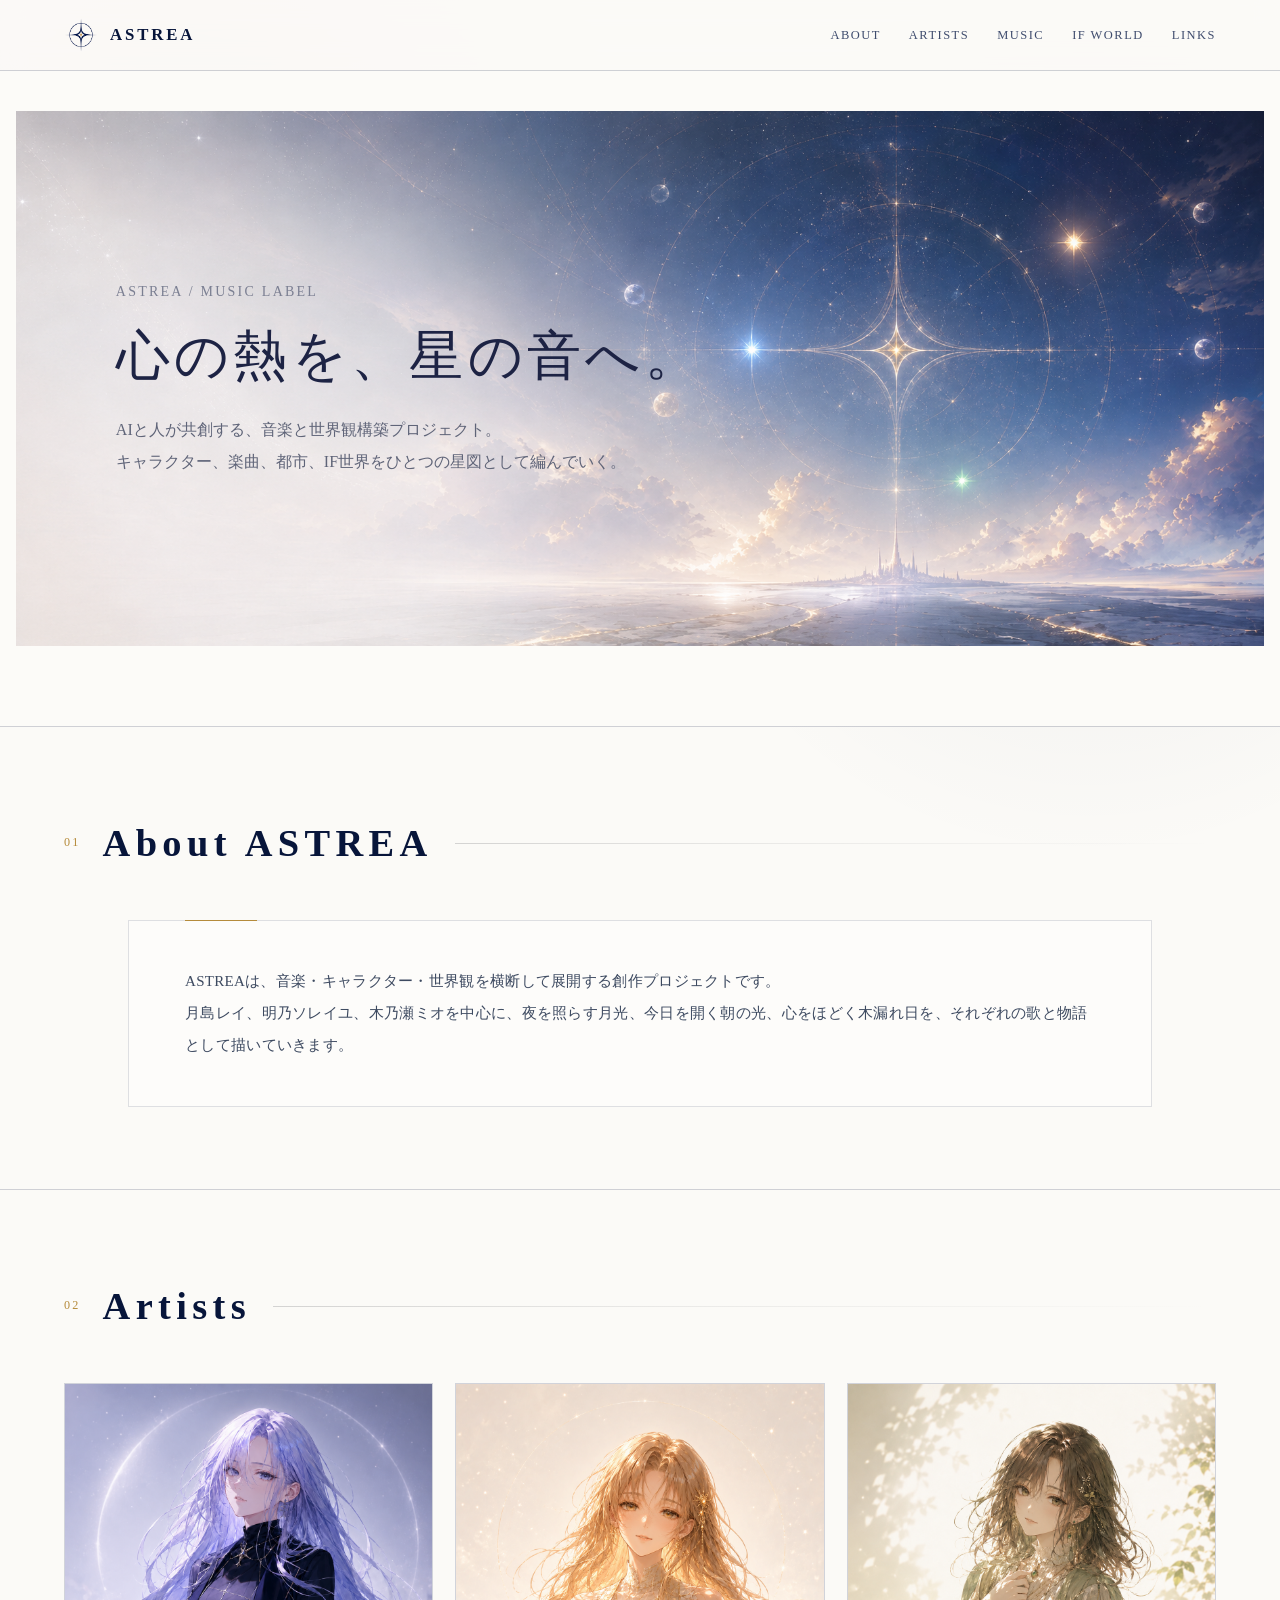
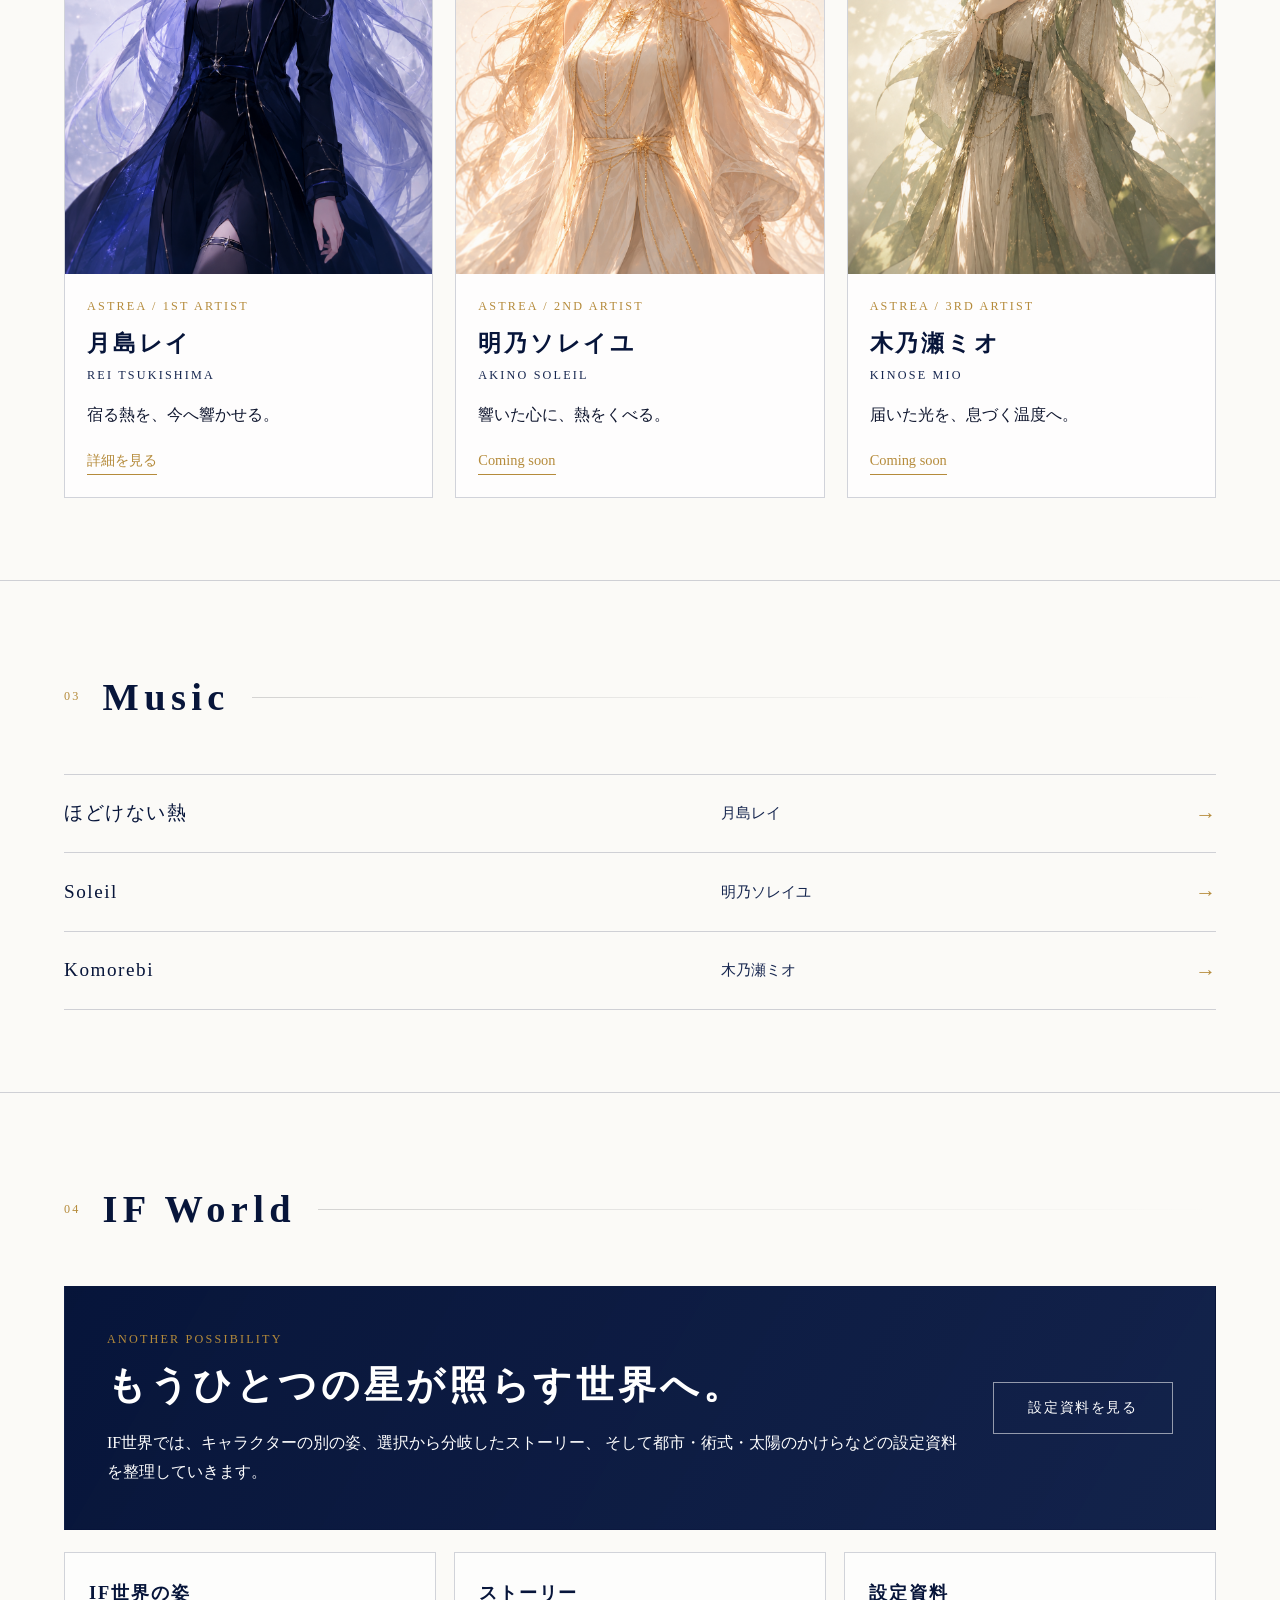
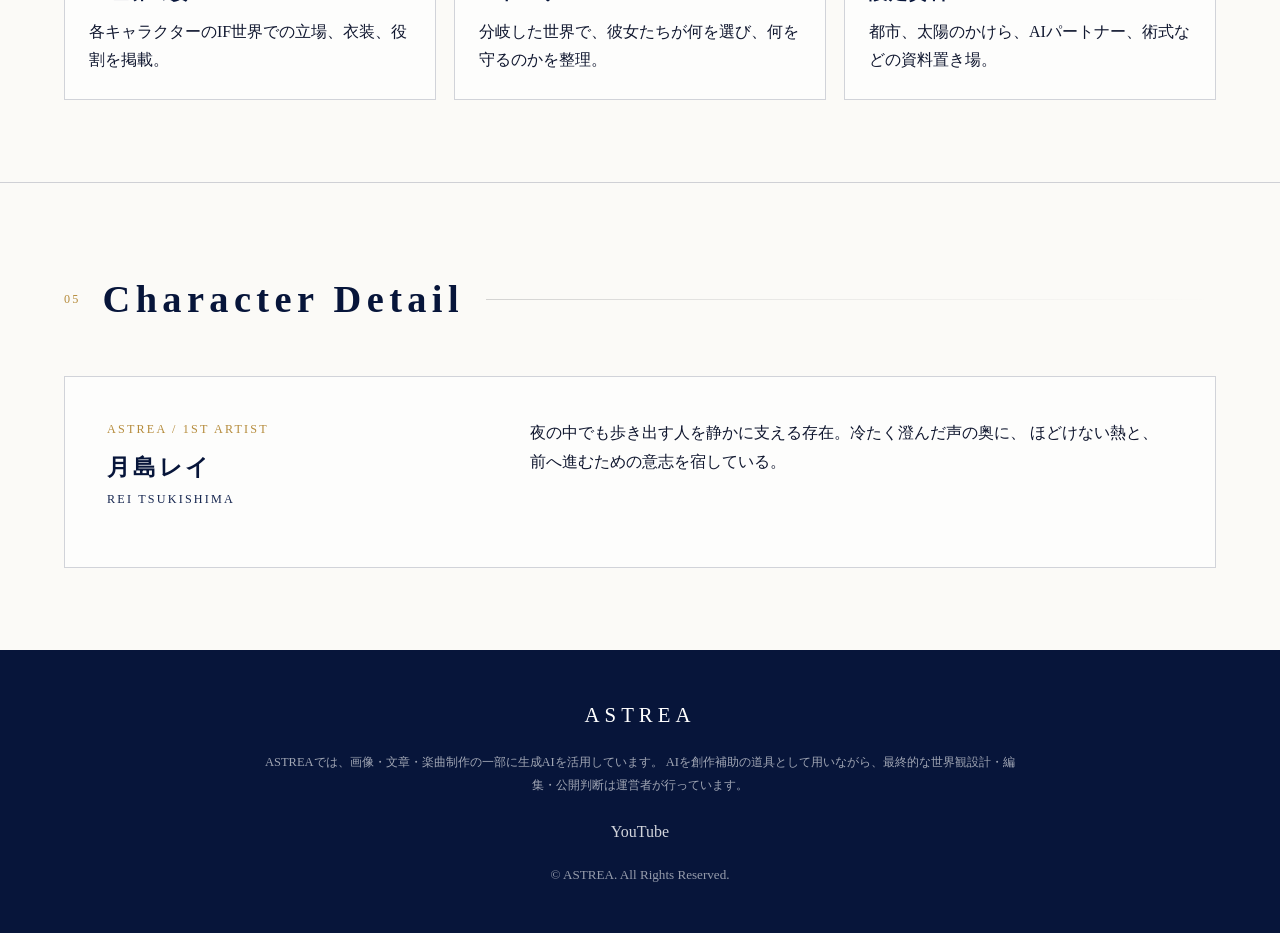
<file: index.html>
<!DOCTYPE html>
<html lang="ja">
<head>
  <meta charset="UTF-8" />
  <meta name="viewport" content="width=device-width, initial-scale=1.0" />
  <title>ASTREA Official Site</title>
  <meta name="description" content="ASTREA公式ホームページ。AIと人が共創する、物語性を持つ音楽プロジェクト。" />
  <link rel="stylesheet" href="style.css" />
</head>
<body>
  <header class="site-header">
    <a class="brand" href="#top" aria-label="ASTREA top">
      <img src="images/logo.png" alt="ASTREA logo" class="brand-logo" />
      <span class="brand-text">ASTREA</span>
    </a>
    <nav class="site-nav" aria-label="Main navigation">
      <a href="#about">About</a>
      <a href="#artists">Artists</a>
      <a href="#music">Music</a>
      <a href="#if-world">IF World</a>
      <a href="#links">Links</a>
    </nav>
  </header>

  <main id="top">
   <section class="hero">
  <div class="hero-visual">
    <img src="images/hero-astrea-main.png?v=20260515" alt="ASTREA main visual">

    <div class="hero-copy">
      <p class="hero-brand">ASTREA / MUSIC LABEL</p>
      <h1>心の熱を、星の音へ。</h1>
      <p class="hero-text">
        AIと人が共創する、音楽と世界観構築プロジェクト。<br>
        キャラクター、楽曲、都市、IF世界をひとつの星図として編んでいく。
      </p>
    </div>
  </div>
</section>

    <section id="about" class="section about">
      <div class="section-heading">
        <p class="section-number">01</p>
        <h2>About ASTREA</h2>
      </div>
<div class="brand-statement">
  <p>
    ASTREAは、音楽・キャラクター・世界観を横断して展開する創作プロジェクトです。<br>
    月島レイ、明乃ソレイユ、木乃瀬ミオを中心に、夜を照らす月光、今日を開く朝の光、心をほどく木漏れ日を、それぞれの歌と物語として描いていきます。
  </p>
</div>
    </section>

    <section id="artists" class="section">
      <div class="section-heading">
        <p class="section-number">02</p>
        <h2>Artists</h2>
      </div>

      <div class="artist-grid">
        <article class="artist-card">
          <img src="images/rei-card.png" alt="月島レイ" />
          <div class="artist-body">
            <p class="artist-role">ASTREA / 1st Artist</p>
            <h3>月島レイ</h3>
            <p class="roman">Rei Tsukishima</p>
            <p>宿る熱を、今へ響かせる。</p>
           <a class="text-link" href="characters/rei.html">詳細を見る</a>
          </div>
        </article>

        <article class="artist-card">
          <img src="images/soleil-card.png" alt="明乃ソレイユ" />
          <div class="artist-body">
            <p class="artist-role">ASTREA / 2nd Artist</p>
            <h3>明乃ソレイユ</h3>
            <p class="roman">Akino Soleil</p>
            <p>響いた心に、熱をくべる。</p>
            <a class="text-link" href="#soleil-detail">Coming soon</a>
          </div>
        </article>

        <article class="artist-card">
          <img src="images/mio-card.png" alt="木乃瀬ミオ" />
          <div class="artist-body">
            <p class="artist-role">ASTREA / 3rd Artist</p>
            <h3>木乃瀬ミオ</h3>
            <p class="roman">Kinose Mio</p>
            <p>届いた光を、息づく温度へ。</p>
            <a class="text-link" href="#mio-detail">Coming soon</a>
          </div>
        </article>
      </div>
    </section>

    <section id="music" class="section music-section">
      <div class="section-heading">
        <p class="section-number">03</p>
        <h2>Music</h2>
      </div>

      <div class="music-list">
        <a class="music-row" href="#" aria-label="Soleil">
          <span class="music-title">ほどけない熱</span>
          <span class="music-artist">月島レイ</span>
          <span class="arrow">→</span>
        </a>
        <a class="music-row" href="#" aria-label="Komorebi">
          <span class="music-title">Soleil</span>
          <span class="music-artist">明乃ソレイユ</span>
          <span class="arrow">→</span>
        </a>
        <a class="music-row" href="#" aria-label="Dawn Ember">
          <span class="music-title">Komorebi</span>
          <span class="music-artist">木乃瀬ミオ</span>
          <span class="arrow">→</span>
        </a>
      </div>
    </section>

    <section id="if-world" class="section if-world">
      <div class="section-heading">
        <p class="section-number">04</p>
        <h2>IF World</h2>
      </div>

      <div class="if-panel">
        <div>
          <p class="eyebrow">ANOTHER POSSIBILITY</p>
          <h3>もうひとつの星が照らす世界へ。</h3>
          <p>
            IF世界では、キャラクターの別の姿、選択から分岐したストーリー、
            そして都市・術式・太陽のかけらなどの設定資料を整理していきます。
          </p>
        </div>
        <a class="button" href="#settings">設定資料を見る</a>
      </div>

      <div class="if-grid">
        <article>
          <h4>IF世界の姿</h4>
          <p>各キャラクターのIF世界での立場、衣装、役割を掲載。</p>
        </article>
        <article>
          <h4>ストーリー</h4>
          <p>分岐した世界で、彼女たちが何を選び、何を守るのかを整理。</p>
        </article>
        <article id="settings">
          <h4>設定資料</h4>
          <p>都市、太陽のかけら、AIパートナー、術式などの資料置き場。</p>
        </article>
      </div>
    </section>

    <section class="section character-detail" id="rei-detail">
      <div class="section-heading">
        <p class="section-number">05</p>
        <h2>Character Detail</h2>
      </div>
      <div class="detail-panel">
        <div>
          <p class="artist-role">ASTREA / 1st Artist</p>
          <h3>月島レイ</h3>
          <p class="roman">Rei Tsukishima</p>
        </div>
        <p>
          夜の中でも歩き出す人を静かに支える存在。冷たく澄んだ声の奥に、
          ほどけない熱と、前へ進むための意志を宿している。
        </p>
      </div>
    </section>
  </main>

<footer id="links" class="site-footer">
  <p class="footer-brand">ASTREA</p>

  <p class="ai-note">
    ASTREAでは、画像・文章・楽曲制作の一部に生成AIを活用しています。
    AIを創作補助の道具として用いながら、最終的な世界観設計・編集・公開判断は運営者が行っています。
  </p>

  <div class="footer-links">
    <a href="https://www.youtube.com/@ASTREA_MusicLabel" target="_blank" rel="noopener noreferrer">YouTube</a>
  </div>

  <p class="copyright">© ASTREA. All Rights Reserved.</p>
</footer>
</body>
</html>
</file>
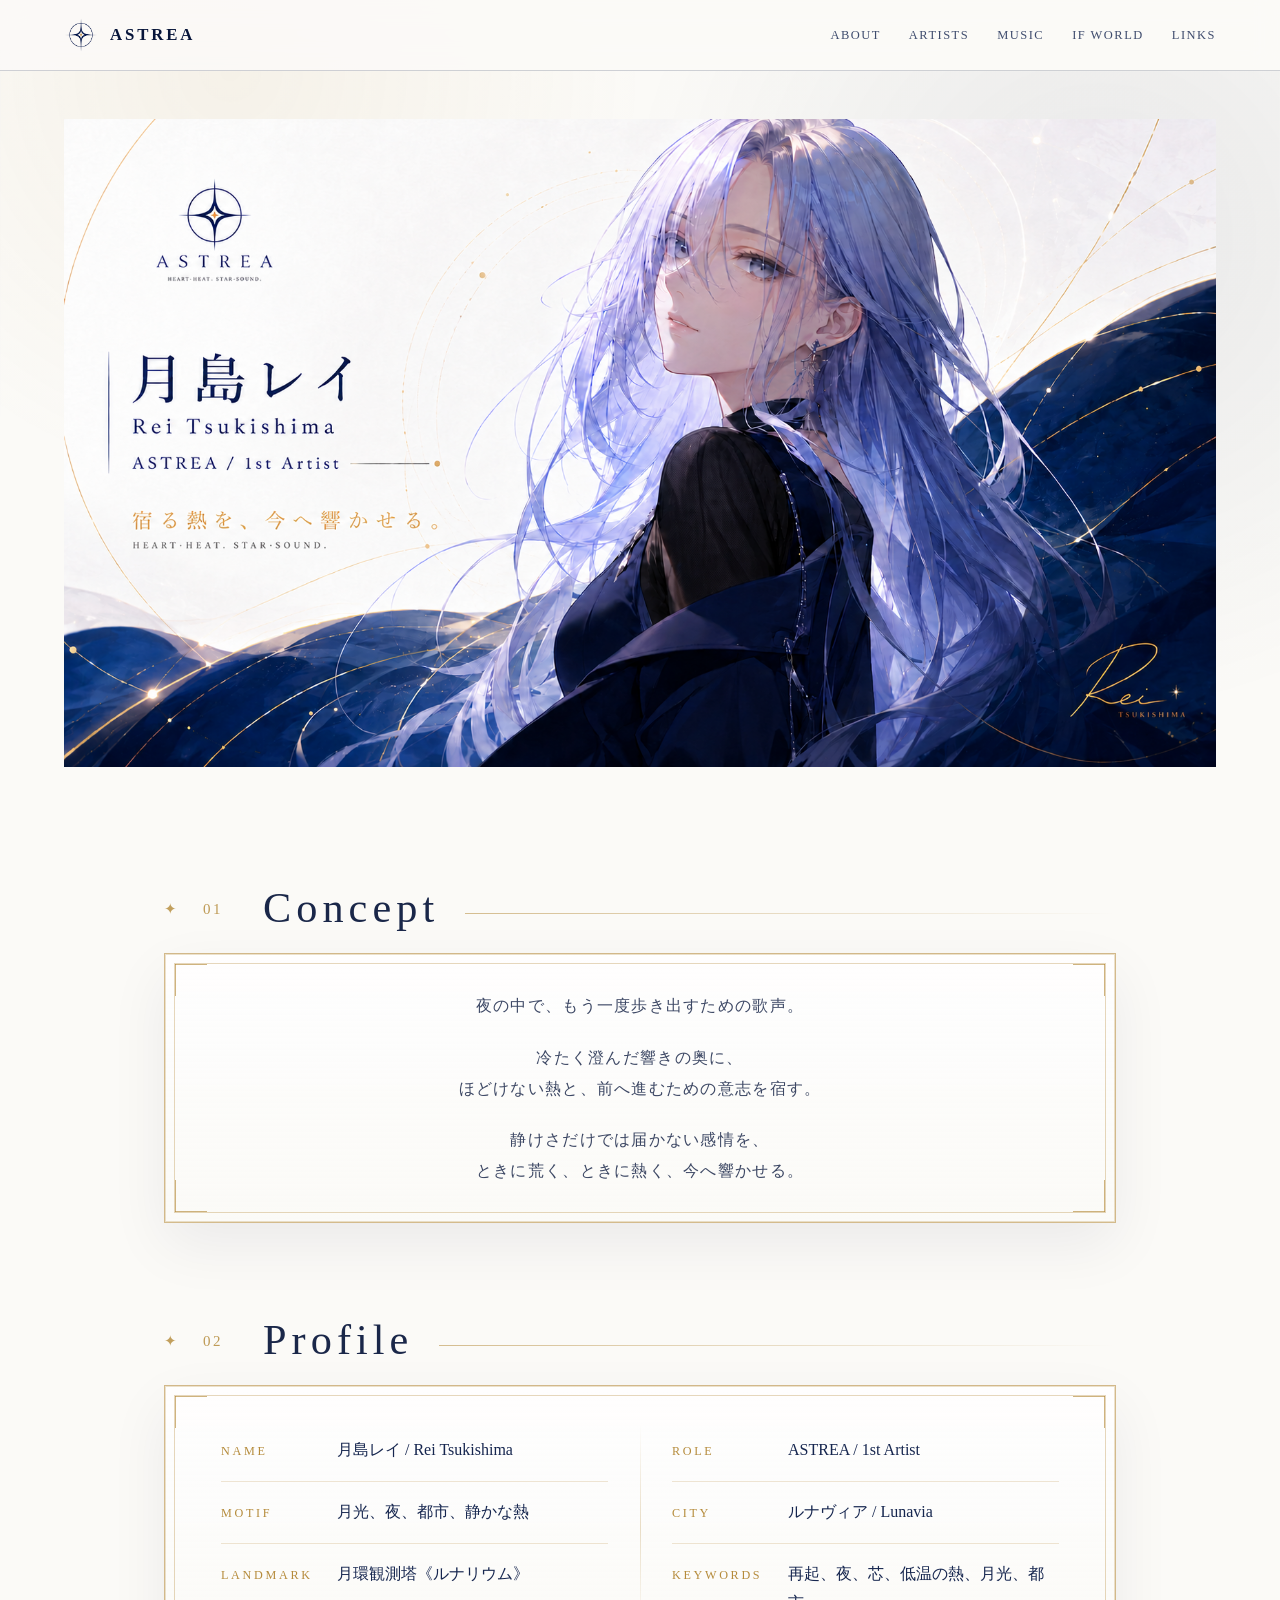
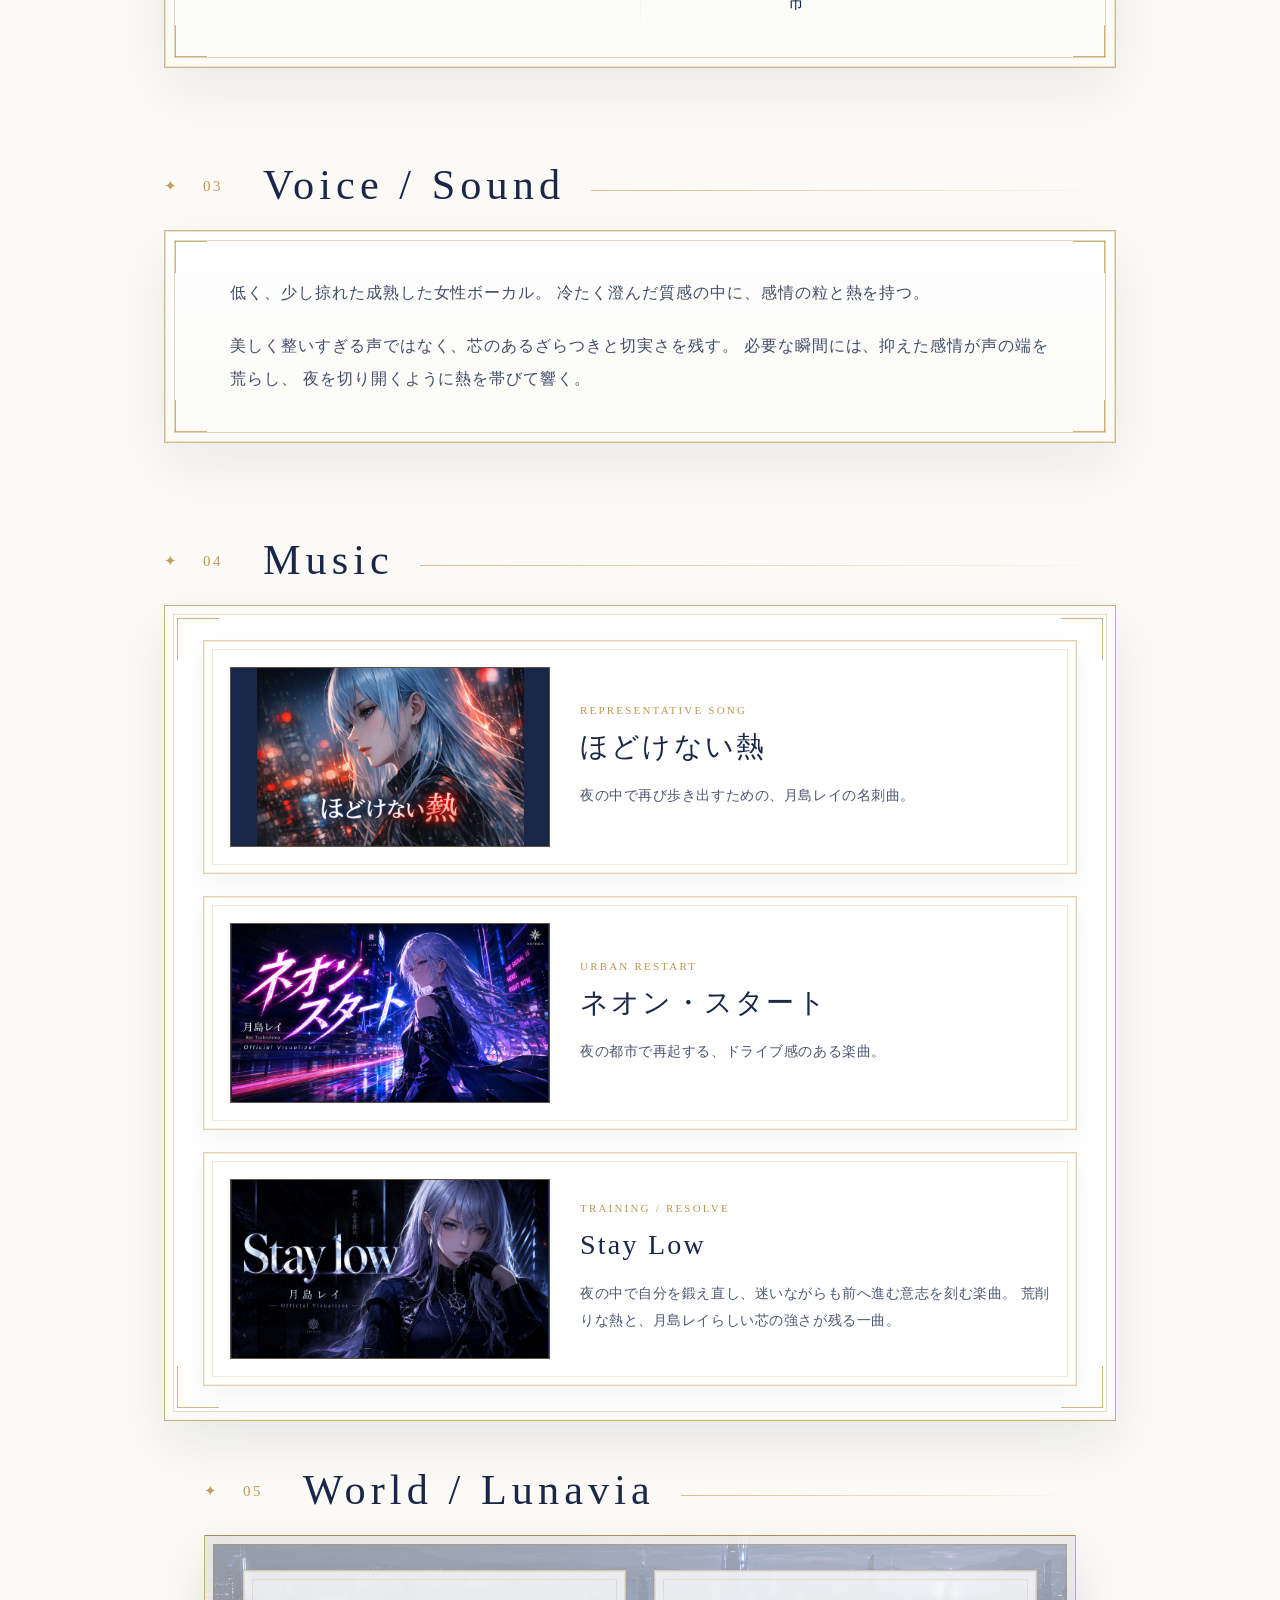
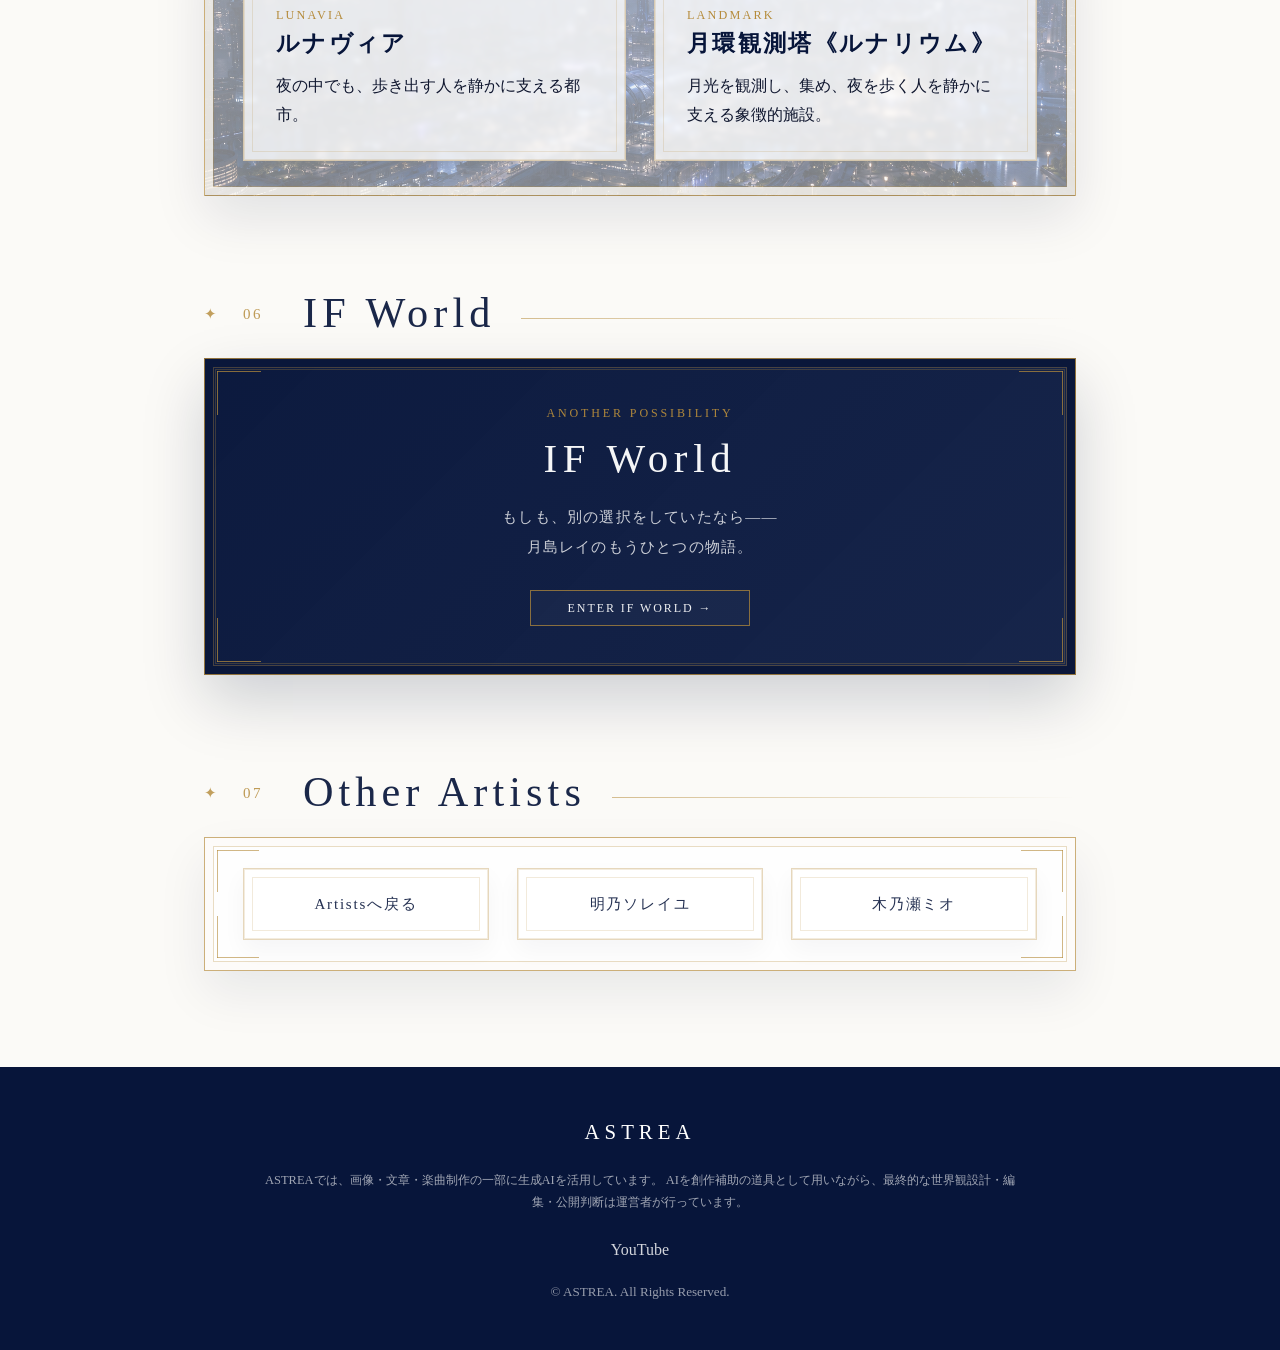
<file: characters/rei.html>
<!DOCTYPE html>
<html lang="ja">
<head>
  <meta charset="UTF-8" />
  <meta name="viewport" content="width=device-width, initial-scale=1.0" />
  <title>月島レイ | ASTREA Official Site</title>
  <meta name="description" content="ASTREA / 1st Artist 月島レイの公式詳細ページ。声、楽曲、ルナヴィア、IF世界への導線を掲載。" />
  <link rel="stylesheet" href="../style.css" />
</head>
<body>
  <header class="site-header">
    <a class="brand" href="../index.html" aria-label="ASTREA top">
      <img src="../images/logo.png" alt="ASTREA logo" class="brand-logo" />
      <span class="brand-text">ASTREA</span>
    </a>
    <nav class="site-nav" aria-label="Main navigation">
      <a href="../index.html#about">About</a>
      <a href="../index.html#artists">Artists</a>
      <a href="../index.html#music">Music</a>
      <a href="../index.html#if-world">IF World</a>
      <a href="../index.html#links">Links</a>
    </nav>
  </header>

  <main class="character-page rei-page">
<section class="character-hero">
  <div class="character-hero-visual">
    <img src="../images/rei-main.png" alt="月島レイ メインアーティストビジュアル" />
     </div>
</section>

   <section class="section character-section world-section">
      <div class="section-heading">
        <p class="section-number">01</p>
        <h2>Concept</h2>
      </div>

      <div class="statement-panel framed-panel">
  <p>夜の中で、もう一度歩き出すための歌声。</p>
  <p>
    冷たく澄んだ響きの奥に、<br />
    ほどけない熱と、前へ進むための意志を宿す。
  </p>
  <p>
    静けさだけでは届かない感情を、<br />
    ときに荒く、ときに熱く、今へ響かせる。
  </p>
</div>
    </section>

   <section class="section character-section world-section">
      <div class="section-heading">
        <p class="section-number">02</p>
        <h2>Profile</h2>
      </div>

      <div class="profile-grid">
        <dl>
          <div>
            <dt>Name</dt>
            <dd>月島レイ / Rei Tsukishima</dd>
          </div>
          <div>
            <dt>Role</dt>
            <dd>ASTREA / 1st Artist</dd>
          </div>
          <div>
            <dt>Motif</dt>
            <dd>月光、夜、都市、静かな熱</dd>
          </div>
          <div>
            <dt>City</dt>
            <dd>ルナヴィア / Lunavia</dd>
          </div>
          <div>
            <dt>Landmark</dt>
            <dd>月環観測塔《ルナリウム》</dd>
          </div>
          <div>
            <dt>Keywords</dt>
            <dd>再起、夜、芯、低温の熱、月光、都市</dd>
          </div>
        </dl>
      </div>
    </section>

    <section class="section character-section">
      <div class="section-heading">
        <p class="section-number">03</p>
        <h2>Voice / Sound</h2>
      </div>

      <div class="sound-panel">
        <p>
          低く、少し掠れた成熟した女性ボーカル。
          冷たく澄んだ質感の中に、感情の粒と熱を持つ。
        </p>
        <p>
          美しく整いすぎる声ではなく、芯のあるざらつきと切実さを残す。
          必要な瞬間には、抑えた感情が声の端を荒らし、
          夜を切り開くように熱を帯びて響く。
        </p>
      </div>
    </section>

    <section class="section character-section">
      <div class="section-heading">
        <p class="section-number">04</p>
        <h2>Music</h2>
      </div>

     <div class="song-grid">
  <article class="song-card song-card--media">
  <a
    class="song-card__thumb"
    href="https://youtu.be/XJBigP56xGg?si=cWWqkxe5d92WsGHb"
    target="_blank"
    rel="noopener noreferrer"
    aria-label="ほどけない熱をYouTubeで聴く"
  >
    <img src="../images/hodokenai-netsu.png" alt="ほどけない熱 サムネイル" />
    <span class="song-card__play">YouTubeで聴く</span>
  </a>

  <div class="song-card__body">
    <p class="song-label">Representative Song</p>
    <h3>ほどけない熱</h3>
    <p class="song-description">
      夜の中で再び歩き出すための、月島レイの名刺曲。
    </p>
  </div>
</article>
  <article class="song-card song-card--media">
  <a
    class="song-card__thumb"
    href="https://youtu.be/vZq5gjSjv5k?si=UD5zRWcr_2_cWS6O"
    target="_blank"
    rel="noopener noreferrer"
    aria-label="ネオン・スタートをYouTubeで聴く"
  >
    <img src="../images/neon-start.png" alt="ネオン・スタート サムネイル" />
    <span class="song-card__play">YouTubeで聴く</span>
  </a>

  <div class="song-card__body">
    <p class="song-label">Urban Restart</p>
    <h3>ネオン・スタート</h3>
    <p class="song-description">
      夜の都市で再起する、ドライブ感のある楽曲。
    </p>
  </div>
</article>

<article class="song-card song-card--media">
  <a
    class="song-card__thumb"
    href="https://youtu.be/Wp_aKZx2VdQ?si=M_6BYa19tXYliKzk"
    target="_blank"
    rel="noopener noreferrer"
    aria-label="Stay LowをYouTubeで聴く"
  >
    <img src="../images/stay-low.png" alt="Stay Low サムネイル" />
    <span class="song-card__play">YouTubeで聴く</span>
  </a>

  <div class="song-card__body">
    <p class="song-label">Training / Resolve</p>
    <h3>Stay Low</h3>
    <p class="song-description">
      夜の中で自分を鍛え直し、迷いながらも前へ進む意志を刻む楽曲。
      荒削りな熱と、月島レイらしい芯の強さが残る一曲。
    </p>
  </div>
</article>
</div>
   <section class="section character-section wide-frame-section world-section">
      <div class="section-heading">
        <p class="section-number">05</p>
        <h2>World / Lunavia</h2>
      </div>

      <div class="world-panel">
        <div>
          <p class="artist-role">Lunavia</p>
          <h3>ルナヴィア</h3>
          <p>夜の中でも、歩き出す人を静かに支える都市。</p>
        </div>
        <div>
          <p class="artist-role">Landmark</p>
          <h3>月環観測塔《ルナリウム》</h3>
          <p>月光を観測し、集め、夜を歩く人を静かに支える象徴的施設。</p>
        </div>
      </div>
    </section>

   <section class="section character-section wide-frame-section if-world-section">
  <div class="section-heading">
    <p class="section-number">06</p>
    <h2>IF World</h2>
  </div>

  <div class="if-entry-panel">
    <p class="eyebrow">Another Possibility</p>
    <h3>IF World</h3>
    <p>
      もしも、別の選択をしていたなら——<br />
      月島レイのもうひとつの物語。
    </p>
    <a href="#" class="if-entry-button">ENTER IF WORLD →</a>
  </div>
</section>
    <section class="section character-section wide-frame-section other-section">
      <div class="section-heading">
        <p class="section-number">07</p>
        <h2>Other Artists</h2>
      </div>

      <div class="other-artists">
        <a href="../index.html#artists">Artistsへ戻る</a>
        <a href="../index.html#artists">明乃ソレイユ</a>
        <a href="../index.html#artists">木乃瀬ミオ</a>
      </div>
    </section>
  </main>

  <footer id="links" class="site-footer">
    <p class="footer-brand">ASTREA</p>

    <p class="ai-note">
      ASTREAでは、画像・文章・楽曲制作の一部に生成AIを活用しています。
      AIを創作補助の道具として用いながら、最終的な世界観設計・編集・公開判断は運営者が行っています。
    </p>

    <div class="footer-links">
      <a href="https://www.youtube.com/@ASTREA_MusicLabel" target="_blank" rel="noopener noreferrer">YouTube</a>
    </div>

    <p class="copyright">© ASTREA. All Rights Reserved.</p>
  </footer>
</body>
</html>
</file>
<file: style.css>
:root {
  --navy: #07153a;
  --navy-soft: #16264f;
  --gold: #b58b3b;
  --line: rgba(7, 21, 58, 0.18);
  --paper: #fbfaf7;
  --mist: #f1f3f8;
  --text: #10172f;
}

* {
  box-sizing: border-box;
}

html {
  scroll-behavior: smooth;
}

body {
  margin: 0;
  background:
    radial-gradient(circle at 15% 5%, rgba(181, 139, 59, 0.08), transparent 28rem),
    radial-gradient(circle at 85% 10%, rgba(7, 21, 58, 0.06), transparent 28rem),
    var(--paper);
  color: var(--text);
  font-family: "Times New Roman", "Yu Mincho", "Hiragino Mincho ProN", serif;
  line-height: 1.8;
}

img {
  max-width: 100%;
  display: block;
}

a {
  color: inherit;
  text-decoration: none;
}

.site-header {
  position: sticky;
  top: 0;
  z-index: 10;
  display: flex;
  align-items: center;
  justify-content: space-between;
  gap: 24px;
  padding: 18px clamp(20px, 5vw, 72px);
  background: rgba(251, 250, 247, 0.88);
  backdrop-filter: blur(12px);
  border-bottom: 1px solid var(--line);
}

.brand {
  display: flex;
  align-items: center;
  gap: 12px;
  color: var(--navy);
  letter-spacing: 0.18em;
}

.brand-logo {
  width: 34px;
  height: 34px;
  object-fit: contain;
}

.brand-text {
  font-size: 1.05rem;
  font-weight: 700;
}

.site-nav {
  display: flex;
  gap: clamp(12px, 2.2vw, 28px);
  font-size: 0.78rem;
  letter-spacing: 0.12em;
  text-transform: uppercase;
  color: var(--navy-soft);
}

.site-nav a {
  opacity: 0.82;
}

.site-nav a:hover {
  opacity: 1;
  color: var(--gold);
}

.hero {
  padding: 40px 16px 80px;
  background: #fcfbf8;
}

.hero-visual {
  position: relative;
  width: 100%;
  max-width: 1560px;
  margin: 0 auto;
  overflow: hidden;
}

.hero-visual img {
  width: 100%;
  height: auto;
  display: block;
}

.hero-copy {
  position: absolute;
  top: 50%;
  left: 8%;
  transform: translateY(-50%);
  max-width: 760px;
  color: #1f2340;
}

.hero-brand {
  margin: 0 0 18px;
  font-size: 14px;
  letter-spacing: 0.16em;
  color: #7b7f92;
}

.hero-copy h1 {
  margin: 0 0 24px;
  font-size: clamp(42px, 4.2vw, 64px);
  line-height: 1.25;
  font-weight: 500;
  color: #1d2344;
  white-space: nowrap;
  letter-spacing: 0.08em;
}

.hero-text {
  max-width: 660px;
  margin: 0;
  font-size: 16px;
  line-height: 2;
  color: #5f6478;
}

.eyebrow,
.section-number,
.artist-role,
.roman {
  color: var(--gold);
  letter-spacing: 0.18em;
  text-transform: uppercase;
  font-size: 0.76rem;
}

@media (max-width: 768px) {
  .hero {
    padding: 24px 20px 56px;
  }

  .hero-copy {
    left: 6%;
    max-width: 88%;
  }

  .hero-copy h1 {
    font-size: 34px;
    line-height: 1.4;
    white-space: normal;
  }

  .hero-text {
    font-size: 14px;
    line-height: 1.9;
  }
}

.eyebrow,
.section-number,
.artist-role,
.roman {
  color: var(--gold);
  letter-spacing: 0.18em;
  text-transform: uppercase;
  font-size: 0.76rem;
}

h1,
h2,
h3,
h4,
p {
  margin: 0;
}

h1 {
  color: var(--navy);
  font-size: clamp(2.2rem, 5vw, 5.2rem);
  line-height: 1.18;
  letter-spacing: 0.08em;
  margin-top: 14px;
}

.lead {
  max-width: 760px;
  margin: 24px auto 0;
  color: var(--navy-soft);
}

.section {
  padding: 82px clamp(20px, 5vw, 72px);
  border-top: 1px solid var(--line);
}

.section-heading {
  display: flex;
  align-items: baseline;
  gap: 18px;
  margin-bottom: 28px;
}

.section-heading::after {
  content: "";
  height: 1px;
  flex: 1;
  background: linear-gradient(90deg, var(--line), transparent);
}

.section-heading h2 {
  color: var(--navy);
  font-size: clamp(1.7rem, 3vw, 3rem);
  letter-spacing: 0.14em;
}

.text-panel,
.detail-panel,
.if-panel {
  border: 1px solid var(--line);
  background: rgba(255, 255, 255, 0.66);
  padding: clamp(24px, 4vw, 42px);
}

.text-panel p {
  max-width: 840px;
}

.artist-grid {
  display: grid;
  grid-template-columns: repeat(3, 1fr);
  gap: 22px;
}

.artist-card {
  background: rgba(255, 255, 255, 0.72);
  border: 1px solid var(--line);
  overflow: hidden;
  transition: transform 0.25s ease, box-shadow 0.25s ease;
}

.artist-card:hover {
  transform: translateY(-4px);
  box-shadow: 0 18px 42px rgba(7, 21, 58, 0.12);
}

.artist-card img {
  width: 100%;
  aspect-ratio: 3 / 4;
  object-fit: cover;
  background: var(--mist);
}

.artist-body {
  padding: 22px;
}

.artist-body h3,
.detail-panel h3 {
  color: var(--navy);
  font-size: 1.45rem;
  letter-spacing: 0.12em;
  margin-top: 6px;
}

.roman {
  margin-bottom: 14px;
  color: var(--navy-soft);
}

.text-link {
  display: inline-block;
  margin-top: 18px;
  color: var(--gold);
  border-bottom: 1px solid currentColor;
  font-size: 0.9rem;
}

.music-list {
  border-top: 1px solid var(--line);
}

.music-row {
  display: grid;
  grid-template-columns: 1.4fr 1fr auto;
  gap: 18px;
  align-items: center;
  padding: 20px 0;
  border-bottom: 1px solid var(--line);
}

.music-title {
  color: var(--navy);
  font-size: 1.2rem;
  letter-spacing: 0.08em;
}

.music-artist {
  color: var(--navy-soft);
  font-size: 0.92rem;
}

.arrow {
  color: var(--gold);
  font-size: 1.3rem;
}

.if-panel {
  display: flex;
  justify-content: space-between;
  align-items: center;
  gap: 32px;
  background:
    linear-gradient(120deg, rgba(7, 21, 58, 0.94), rgba(22, 38, 79, 0.82)),
    var(--navy);
  color: white;
}

.if-panel h3 {
  font-size: clamp(1.6rem, 3vw, 3.2rem);
  letter-spacing: 0.1em;
  line-height: 1.4;
  margin: 8px 0 16px;
}

.button {
  display: inline-flex;
  align-items: center;
  justify-content: center;
  min-width: 180px;
  padding: 13px 20px;
  color: white;
  border: 1px solid rgba(255, 255, 255, 0.55);
  letter-spacing: 0.12em;
  font-size: 0.85rem;
}

.if-grid {
  display: grid;
  grid-template-columns: repeat(3, 1fr);
  gap: 18px;
  margin-top: 22px;
}

.if-grid article {
  padding: 24px;
  border: 1px solid var(--line);
  background: rgba(255, 255, 255, 0.62);
}

.if-grid h4 {
  color: var(--navy);
  font-size: 1.15rem;
  letter-spacing: 0.1em;
  margin-bottom: 8px;
}

.detail-panel {
  display: grid;
  grid-template-columns: 0.85fr 1.4fr;
  gap: 32px;
  align-items: start;
}

.site-footer {
  padding: 46px clamp(20px, 5vw, 72px);
  background: var(--navy);
  color: white;
  text-align: center;
}

.footer-brand {
  letter-spacing: 0.24em;
  font-size: 1.3rem;
  margin-bottom: 16px;
}

.footer-links {
  display: flex;
  justify-content: center;
  gap: 22px;
  margin-bottom: 16px;
  color: rgba(255, 255, 255, 0.82);
}

.copyright {
  color: rgba(255, 255, 255, 0.58);
  font-size: 0.82rem;
}

@media (max-width: 860px) {
  .site-header {
    align-items: flex-start;
    flex-direction: column;
  }

  .site-nav {
    flex-wrap: wrap;
  }

  .artist-grid,
  .if-grid,
  .detail-panel {
    grid-template-columns: 1fr;
  }

  .if-panel {
    flex-direction: column;
    align-items: flex-start;
  }

  .music-row {
    grid-template-columns: 1fr auto;
  }

  .music-artist {
    grid-column: 1 / -1;
  }
}
@media (max-width: 900px) {
  .hero {
    padding: 24px 16px 56px;
  }

  .hero-copy {
    position: static;
    transform: none;
    max-width: none;
    padding: 28px 20px 32px;
    background: rgba(255, 255, 255, 0.88);
  }

  .hero-copy h1 {
    font-size: 34px;
    line-height: 1.4;
    white-space: normal;
    letter-spacing: 0.06em;
  }

  .hero-text {
    font-size: 14px;
    line-height: 1.9;
  }
}
/* ==============================
   Character Detail Page
   ============================== */

.character-page {
  background:
    radial-gradient(circle at 18% 0%, rgba(181, 139, 59, 0.08), transparent 26rem),
    radial-gradient(circle at 86% 4%, rgba(7, 21, 58, 0.08), transparent 30rem),
    var(--paper);
}

.character-hero {
  padding: 40px clamp(20px, 5vw, 72px) 72px;
}

.character-hero-visual {
  max-width: 1400px;
  margin: 0 auto;
  overflow: hidden;
}

.character-hero-visual img {
  width: 100%;
  height: auto;
  display: block;
}

.character-hero-copy {
  max-width: 980px;
  margin: 36px auto 0;
  text-align: center;
}

.character-hero-copy h1 {
  margin: 8px 0 4px;
  color: var(--navy);
  font-size: clamp(2.4rem, 5vw, 5.2rem);
  line-height: 1.12;
  letter-spacing: 0.16em;
}

.character-catch {
  margin-top: 18px;
  color: var(--navy-soft);
  font-size: clamp(1.05rem, 2vw, 1.35rem);
  letter-spacing: 0.12em;
}

.character-section {
  padding-top: 72px;
  padding-bottom: 72px;
}

.statement-panel,
.sound-panel,
.if-entry-panel {
  border: 1px solid var(--line);
  background: rgba(255, 255, 255, 0.68);
  padding: clamp(28px, 4vw, 48px);
  box-shadow: 0 18px 48px rgba(7, 21, 58, 0.05);
}

.statement-panel {
  color: var(--navy);
  font-size: clamp(1.25rem, 2.6vw, 2rem);
  line-height: 1.9;
  letter-spacing: 0.08em;
}

.statement-panel p + p,
.sound-panel p + p {
  margin-top: 22px;
}

.profile-grid {
  border: 1px solid var(--line);
  background: rgba(255, 255, 255, 0.68);
}

.profile-grid dl {
  margin: 0;
  display: grid;
  grid-template-columns: 1fr 1fr;
}

.profile-grid div {
  display: grid;
  grid-template-columns: 140px 1fr;
  gap: 18px;
  padding: 20px 24px;
  border-bottom: 1px solid var(--line);
}

.profile-grid div:nth-last-child(-n + 2) {
  border-bottom: none;
}

.profile-grid div:nth-child(odd) {
  border-right: 1px solid var(--line);
}

.profile-grid dt {
  color: var(--gold);
  font-size: 0.78rem;
  letter-spacing: 0.16em;
  text-transform: uppercase;
}

.profile-grid dd {
  margin: 0;
  color: var(--navy-soft);
}

.sound-panel {
  max-width: 980px;
  color: var(--navy-soft);
}

.song-card h3,
.world-panel h3,
.if-entry-panel h3 {
  color: var(--navy);
  font-size: 1.45rem;
  letter-spacing: 0.1em;
  line-height: 1.45;
  margin-bottom: 12px;
}


/* =========================================================
   REI OTHER ARTISTS FINAL
   07 Other Artists：中央寄せ・外枠統一
========================================================= */

.character-page.rei-page .other-artists {
  position: relative;
  overflow: visible;

  display: grid;
  grid-template-columns: repeat(3, 1fr);
  gap: 28px;

  padding: 30px 38px;

  border: 1px solid rgba(181, 139, 59, 0.68);

  background:
    linear-gradient(90deg, rgba(181,139,59,0.62), rgba(181,139,59,0.62)) left 12px top 12px / 42px 1px no-repeat,
    linear-gradient(180deg, rgba(181,139,59,0.62), rgba(181,139,59,0.62)) left 12px top 12px / 1px 42px no-repeat,

    linear-gradient(90deg, rgba(181,139,59,0.62), rgba(181,139,59,0.62)) right 12px top 12px / 42px 1px no-repeat,
    linear-gradient(180deg, rgba(181,139,59,0.62), rgba(181,139,59,0.62)) right 12px top 12px / 1px 42px no-repeat,

    linear-gradient(90deg, rgba(181,139,59,0.62), rgba(181,139,59,0.62)) left 12px bottom 12px / 42px 1px no-repeat,
    linear-gradient(180deg, rgba(181,139,59,0.62), rgba(181,139,59,0.62)) left 12px bottom 12px / 1px 42px no-repeat,

    linear-gradient(90deg, rgba(181,139,59,0.62), rgba(181,139,59,0.62)) right 12px bottom 12px / 42px 1px no-repeat,
    linear-gradient(180deg, rgba(181,139,59,0.62), rgba(181,139,59,0.62)) right 12px bottom 12px / 1px 42px no-repeat,

    rgba(255, 255, 255, 0.86);

  box-shadow:
    0 22px 50px rgba(7, 21, 58, 0.08),
    inset 0 0 0 8px rgba(255, 255, 255, 0.9),
    inset 0 0 0 9px rgba(181, 139, 59, 0.30);
}

.character-page.rei-page .other-artists a {
  position: relative;

  display: flex;
  align-items: center;
  justify-content: center;

  min-height: 72px;
  padding: 16px 18px;

  border: 1px solid rgba(181, 139, 59, 0.34);
  background: rgba(255, 255, 255, 0.78);

  color: rgba(7, 21, 58, 0.88);
  font-family: "Times New Roman", "Yu Mincho", "YuMincho", serif;
  font-size: 15px;
  letter-spacing: 0.12em;
  text-align: center;

  box-shadow:
    0 10px 24px rgba(7, 21, 58, 0.04),
    inset 0 0 0 1px rgba(181, 139, 59, 0.16);

  transition:
    transform 0.25s ease,
    box-shadow 0.25s ease,
    border-color 0.25s ease;
}

.character-page.rei-page .other-artists a::before {
  content: "";
  position: absolute;
  inset: 8px;
  border: 1px solid rgba(181, 139, 59, 0.18);
  pointer-events: none;
}

.character-page.rei-page .other-artists a:hover {
  transform: translateY(-4px);
  border-color: rgba(181, 139, 59, 0.62);
  box-shadow:
    0 16px 36px rgba(7, 21, 58, 0.08),
    inset 0 0 0 1px rgba(181, 139, 59, 0.22);
}

/* スマホ対応 */
@media (max-width: 900px) {
  .character-page.rei-page .other-artists {
    grid-template-columns: 1fr;
    gap: 18px;
    padding: 30px 24px;
  }

  .character-page.rei-page .other-artists a {
    min-height: 62px;
  }
}
.ai-note {
  max-width: 760px;
  margin: 18px auto 22px;
  color: rgba(255, 255, 255, 0.62);
  font-size: 0.78rem;
  line-height: 1.8;
}

@media (max-width: 900px) {
  .character-hero {
    padding: 24px 16px 56px;
  }

  .character-hero-copy {
    text-align: left;
  }

  .character-hero-copy h1 {
    font-size: 2.4rem;
    letter-spacing: 0.1em;
  }

  .profile-grid dl,
  .song-grid,
  .world-panel {
    grid-template-columns: 1fr;
  }

  .profile-grid div {
    grid-template-columns: 1fr;
    gap: 6px;
  }

  .profile-grid div:nth-child(odd) {
    border-right: none;
  }

  .profile-grid div:nth-last-child(-n + 2) {
    border-bottom: 1px solid var(--line);
  }

  .profile-grid div:last-child {
    border-bottom: none;
  }

  .statement-panel {
    font-size: 1.12rem;
    line-height: 1.9;
  }
}
/* Rei detail page visual adjustment */

.character-hero {
  padding: 48px clamp(20px, 5vw, 72px) 72px;
}

.character-hero-visual {
  width: min(100%, 1320px);
  margin: 0 auto;
}

.character-hero-visual img {
  width: 100%;
  height: auto;
  display: block;
}

.character-hero-copy {
  max-width: 860px;
  margin: 42px auto 0;
  padding: 0 20px;
  text-align: center;
}

.character-hero-copy h1 {
  margin: 10px 0 6px;
  font-size: clamp(2.2rem, 4vw, 4.2rem);
  line-height: 1.2;
  letter-spacing: 0.12em;
  text-align: center;
}

.character-hero-copy .roman {
  text-align: center;
}

.character-catch {
  margin-top: 18px;
  text-align: center;
  font-size: clamp(1rem, 1.5vw, 1.25rem);
  letter-spacing: 0.08em;
}

.character-section {
  max-width: 1180px;
  margin: 0 auto;
}
/* ==============================
   ASTREA Symbol Divider
   ============================== */

.astrea-symbol-divider {
  display: grid;
  grid-template-columns: 1fr auto 1fr;
  align-items: center;
  gap: 28px;
  width: min(920px, calc(100% - 48px));
  margin: 48px auto 8px;
}

.divider-line {
  height: 1px;
  background: linear-gradient(
    90deg,
    rgba(178, 135, 48, 0),
    rgba(178, 135, 48, 0.78),
    rgba(178, 135, 48, 0)
  );
}

.divider-symbol {
  width: 64px;
  height: 64px;
  display: grid;
  place-items: center;
  border-radius: 50%;
  background: rgba(252, 251, 248, 0.86);
}

.divider-symbol img {
  width: 42px;
  height: 42px;
  object-fit: contain;
  display: block;
  opacity: 0.9;
}

@media (max-width: 900px) {
  .astrea-symbol-divider {
    gap: 16px;
    width: min(560px, calc(100% - 32px));
    margin: 34px auto 0;
  }

  .divider-symbol {
    width: 52px;
    height: 52px;
  }

  .divider-symbol img {
    width: 34px;
    height: 34px;
  }
}

/* ==============================
   Character Concept Section
============================== */

.character-concept {
  padding: 112px 0 128px;
  background:
    linear-gradient(
      180deg,
      rgba(255, 255, 255, 0.96) 0%,
      rgba(250, 250, 247, 0.94) 100%
    );
}

.character-concept__inner {
  width: min(100% - 80px, 1080px);
  margin: 0 auto;
}

/* Section Heading */

.section-heading {
  display: flex;
  align-items: center;
  gap: 22px;
  margin-bottom: 42px;
}

.section-heading::after {
  content: "";
  flex: 1;
  height: 1px;
  background: linear-gradient(
    90deg,
    rgba(32, 34, 42, 0.18) 0%,
    rgba(32, 34, 42, 0.08) 42%,
    transparent 100%
  );
}

.section-heading__number {
  font-family: "Times New Roman", "Yu Mincho", "YuMincho", serif;
  font-size: 12px;
  line-height: 1;
  letter-spacing: 0.18em;
  color: rgba(32, 34, 42, 0.45);
}

.section-heading__title {
  margin: 0;
  font-family: "Times New Roman", "Yu Mincho", "YuMincho", serif;
  font-size: clamp(34px, 3.2vw, 48px);
  font-weight: 400;
  line-height: 1;
  letter-spacing: 0.22em;
  color: rgba(32, 34, 42, 0.82);
}

/* Statement Box */

.concept-statement {
  width: min(100%, 900px);
  margin: 0 auto;
  padding: 52px 64px;
  border: 1px solid rgba(32, 34, 42, 0.10);
  background: rgba(255, 255, 255, 0.58);
  box-shadow:
    0 24px 80px rgba(32, 34, 42, 0.035);
}

.concept-statement p {
  margin: 0;
  font-family: "Yu Mincho", "YuMincho", "Hiragino Mincho ProN", serif;
  font-size: clamp(18px, 1.35vw, 23px);
  font-weight: 400;
  line-height: 2.15;
  letter-spacing: 0.08em;
  color: rgba(32, 34, 42, 0.72);
}
/* ==============================
   FIX: Character Section Heading
   01 / 02 / 03... を統一
============================== */

.character-page .section-heading {
  display: flex;
  align-items: baseline;
  gap: 28px;
  margin-bottom: 42px;
}

.character-page .section-heading::after {
  content: "";
  flex: 1;
  height: 1px;
  background: linear-gradient(
    90deg,
    rgba(7, 21, 58, 0.22),
    rgba(7, 21, 58, 0.08),
    transparent
  );
  transform: translateY(-8px);
}

.character-page .section-number {
  margin: 0;
  min-width: 36px;
  font-family: "Times New Roman", "Yu Mincho", "YuMincho", serif;
  font-size: 13px;
  line-height: 1;
  letter-spacing: 0.16em;
  color: rgba(181, 139, 59, 0.72);
  transform: translateY(-8px);
}

.character-page .section-heading h2 {
  margin: 0;
  font-family: "Times New Roman", "Yu Mincho", "YuMincho", serif;
  font-size: clamp(40px, 4vw, 64px);
  font-weight: 400;
  line-height: 1;
  letter-spacing: 0.22em;
  color: rgba(16, 23, 47, 0.82);
}
/* ==============================
   FIX: Profile Border Restore
============================== */

.character-page .profile-grid {
  border: 1px solid rgba(7, 21, 58, 0.18);
  background: rgba(255, 255, 255, 0.72);
  box-shadow: 0 18px 48px rgba(7, 21, 58, 0.05);
}

.character-page .profile-grid dl {
  margin: 0;
  display: grid;
  grid-template-columns: 1fr 1fr;
}

.character-page .profile-grid dl > div {
  display: grid;
  grid-template-columns: 140px 1fr;
  gap: 18px;
  padding: 22px 26px;
  border-bottom: 1px solid rgba(7, 21, 58, 0.16);
}

.character-page .profile-grid dl > div:nth-child(odd) {
  border-right: 1px solid rgba(7, 21, 58, 0.16);
}

.character-page .profile-grid dl > div:nth-last-child(-n + 2) {
  border-bottom: none;
}

.character-page .profile-grid dt {
  color: var(--gold);
  font-size: 0.76rem;
  letter-spacing: 0.22em;
  text-transform: uppercase;
}

.character-page .profile-grid dd {
  margin: 0;
  color: var(--navy-soft);
  line-height: 1.8;
}
/* =========================================================
   REI DETAIL PAGE FINAL STYLE
   Step 1〜3：Heading / Concept / Profile / Voice
   ========================================================= */

/* ------------------------------
   共通：レイ詳細ページの余白と幅
------------------------------ */

.character-page.rei-page .character-section {
  width: min(100% - 80px, 1080px);
  max-width: 1080px;
  margin: 0 auto;
  padding-top: 56px;
  padding-bottom: 56px;
  border-top: none;
}

/* ------------------------------
   Step 1：Section Heading
   01 / Concept の見出し統一
------------------------------ */

.character-page.rei-page .section-heading {
  display: flex;
  align-items: baseline;
  gap: 26px;
  margin: 0 0 24px;
}

.character-page.rei-page .section-heading::after {
  content: "";
  flex: 1;
  height: 1px;
  background: linear-gradient(
    90deg,
    rgba(181, 139, 59, 0.48) 0%,
    rgba(181, 139, 59, 0.26) 48%,
    rgba(181, 139, 59, 0.08) 82%,
    transparent 100%
  );
  transform: translateY(-8px);
}

.character-page.rei-page .section-heading::before {
  content: "✦";
  color: rgba(181, 139, 59, 0.82);
  font-size: 15px;
  transform: translateY(-4px);
}

.character-page.rei-page .section-number {
  margin: 0;
  min-width: 34px;
  font-family: "Times New Roman", "Yu Mincho", "YuMincho", serif;
  font-size: 15px;
  line-height: 1;
  letter-spacing: 0.16em;
  color: rgba(181, 139, 59, 0.86);
}

.character-page.rei-page .section-heading h2 {
  margin: 0;
  font-family: "Times New Roman", "Yu Mincho", "YuMincho", serif;
  font-size: clamp(34px, 3.3vw, 48px);
  font-weight: 400;
  line-height: 1;
  letter-spacing: 0.12em;
  color: rgba(7, 21, 58, 0.92);
}

/* ------------------------------
   Step 2：共通フレーム
   Concept / Voice などの本文BOX
------------------------------ */

.character-page.rei-page .statement-panel,
.character-page.rei-page .sound-panel {
  position: relative;
  width: 100%;
  max-width: none;
  padding: 42px 64px;
  border: 1px solid rgba(181, 139, 59, 0.42);
  background:
    linear-gradient(
      180deg,
      rgba(255, 255, 255, 0.76),
      rgba(251, 250, 247, 0.62)
    );
  box-shadow:
    0 18px 44px rgba(7, 21, 58, 0.045),
    inset 0 0 0 1px rgba(181, 139, 59, 0.16);
  color: rgba(7, 21, 58, 0.82);
}

/* ダブルラインの内枠 */
.character-page.rei-page .statement-panel::before,
.character-page.rei-page .sound-panel::before {
  content: "";
  position: absolute;
  inset: 7px;
  border: 1px solid rgba(181, 139, 59, 0.18);
  pointer-events: none;
}

/* Concept本文 */
.character-page.rei-page .statement-panel {
  text-align: center;
}

.character-page.rei-page .statement-panel p {
  font-family: "Yu Mincho", "YuMincho", "Hiragino Mincho ProN", serif;
  font-size: clamp(17px, 1.35vw, 21px);
  line-height: 2.08;
  letter-spacing: 0.08em;
  color: rgba(7, 21, 58, 0.78);
}

/* Voice本文 */
.character-page.rei-page .sound-panel {
  text-align: left;
}

.character-page.rei-page .sound-panel p {
  max-width: 820px;
  margin-left: auto;
  margin-right: auto;
  font-size: 16px;
  line-height: 2.05;
  letter-spacing: 0.06em;
  color: rgba(7, 21, 58, 0.76);
}

.character-page.rei-page .statement-panel p + p,
.character-page.rei-page .sound-panel p + p {
  margin-top: 20px;
}

/* ------------------------------
   Step 3：Profile Grid 高級化
------------------------------ */

.character-page.rei-page .profile-grid {
  position: relative;
  border: 1px solid rgba(181, 139, 59, 0.42);
  background:
    linear-gradient(
      180deg,
      rgba(255, 255, 255, 0.76),
      rgba(251, 250, 247, 0.62)
    );
  box-shadow:
    0 18px 44px rgba(7, 21, 58, 0.045),
    inset 0 0 0 1px rgba(181, 139, 59, 0.16);
  padding: 28px 36px;
}

/* Profile 内側ダブルライン */
.character-page.rei-page .profile-grid::before {
  content: "";
  position: absolute;
  inset: 7px;
  border: 1px solid rgba(181, 139, 59, 0.18);
  pointer-events: none;
}

.character-page.rei-page .profile-grid dl {
  position: relative;
  z-index: 1;
  margin: 0;
  display: grid;
  grid-template-columns: 1fr 1fr;
  column-gap: 64px;
}

/* 中央の縦線 */
.character-page.rei-page .profile-grid dl::after {
  content: "";
  position: absolute;
  top: 4px;
  bottom: 4px;
  left: 50%;
  width: 1px;
  background: linear-gradient(
    180deg,
    transparent,
    rgba(181, 139, 59, 0.28),
    transparent
  );
}

/* Profile各行 */
.character-page.rei-page .profile-grid dl > div {
  position: relative;
  display: grid;
  grid-template-columns: 96px 1fr;
  gap: 20px;
  align-items: baseline;
  padding: 13px 0;
  border-bottom: 1px solid rgba(181, 139, 59, 0.22);
}

/* 既存CSSの右線を消す */
.character-page.rei-page .profile-grid div:nth-child(odd) {
  border-right: none;
}

/* 下2つは下線なし */
.character-page.rei-page .profile-grid dl > div:nth-last-child(-n + 2) {
  border-bottom: none;
}


/* ------------------------------
   スマホ・狭い画面対応
------------------------------ */

@media (max-width: 900px) {
  .character-page.rei-page .character-section {
    width: min(100% - 32px, 1080px);
    padding-top: 44px;
    padding-bottom: 44px;
  }

  .character-page.rei-page .section-heading {
    gap: 16px;
  }

  .character-page.rei-page .section-number {
    min-width: 28px;
    font-size: 13px;
  }

  .character-page.rei-page .section-heading h2 {
    font-size: clamp(28px, 8vw, 38px);
    letter-spacing: 0.08em;
  }

  .character-page.rei-page .statement-panel,
  .character-page.rei-page .sound-panel,
  .character-page.rei-page .profile-grid {
    padding: 30px 24px;
  }

  .character-page.rei-page .profile-grid dl {
    grid-template-columns: 1fr;
    row-gap: 0;
  }

  .character-page.rei-page .profile-grid dl::after {
    display: none;
  }

  .character-page.rei-page .profile-grid dl > div {
    grid-template-columns: 92px 1fr;
  }

  .character-page.rei-page .profile-grid dl > div:nth-last-child(-n + 2) {
    border-bottom: 1px solid rgba(181, 139, 59, 0.22);
  }

  .character-page.rei-page .profile-grid dl > div:last-child {
    border-bottom: none;
  }
}
/* =========================================================
   REI DETAIL PAGE FRAME POLISH
   枠のリッチ感を少し強化
   ========================================================= */

/* Concept / Voice BOX の存在感を少し上げる */
.character-page.rei-page .statement-panel,
.character-page.rei-page .sound-panel {
  padding: 46px 64px;
  border-color: rgba(181, 139, 59, 0.48);
  background:
    linear-gradient(
      180deg,
      rgba(255, 255, 255, 0.82),
      rgba(251, 250, 247, 0.68)
    );
  box-shadow:
    0 20px 52px rgba(7, 21, 58, 0.055),
    inset 0 0 0 1px rgba(181, 139, 59, 0.20);
}

/* 内側のダブルラインを少し見えるように */
.character-page.rei-page .statement-panel::before,
.character-page.rei-page .sound-panel::before {
  inset: 8px;
  border-color: rgba(181, 139, 59, 0.28);
}


/* 四隅に小さな角装飾 */
.character-page.rei-page .statement-panel {
  overflow: visible;
}

.character-page.rei-page .statement-panel .corner,
.character-page.rei-page .sound-panel .corner {
  display: none;
}

/* HTML追加なしで角を表現するため、背景グラデーションで角装飾 */
.character-page.rei-page .statement-panel,
.character-page.rei-page .sound-panel {
  background:
    linear-gradient(90deg, rgba(181,139,59,0.55), rgba(181,139,59,0.55)) left 8px top 8px / 24px 1px no-repeat,
    linear-gradient(180deg, rgba(181,139,59,0.55), rgba(181,139,59,0.55)) left 8px top 8px / 1px 24px no-repeat,

    linear-gradient(90deg, rgba(181,139,59,0.55), rgba(181,139,59,0.55)) right 8px top 8px / 24px 1px no-repeat,
    linear-gradient(180deg, rgba(181,139,59,0.55), rgba(181,139,59,0.55)) right 8px top 8px / 1px 24px no-repeat,

    linear-gradient(90deg, rgba(181,139,59,0.55), rgba(181,139,59,0.55)) left 8px bottom 8px / 24px 1px no-repeat,
    linear-gradient(180deg, rgba(181,139,59,0.55), rgba(181,139,59,0.55)) left 8px bottom 8px / 1px 24px no-repeat,

    linear-gradient(90deg, rgba(181,139,59,0.55), rgba(181,139,59,0.55)) right 8px bottom 8px / 24px 1px no-repeat,
    linear-gradient(180deg, rgba(181,139,59,0.55), rgba(181,139,59,0.55)) right 8px bottom 8px / 1px 24px no-repeat,

    linear-gradient(
      180deg,
      rgba(255, 255, 255, 0.82),
      rgba(251, 250, 247, 0.68)
    );
}

/* 見出し右端の星を少し画像寄せ */
.character-page.rei-page .section-heading::before {
  content: "✦";
  color: rgba(181, 139, 59, 0.82);
  font-size: 15px;
  transform: translateY(-8px);
}

/* 見出しの線を少し金寄りに */
.character-page.rei-page .section-heading::after {
  background: linear-gradient(
    90deg,
    rgba(181, 139, 59, 0.55) 0%,
    rgba(181, 139, 59, 0.28) 48%,
    rgba(181, 139, 59, 0.10) 82%,
    transparent 100%
  );
}
/* =========================================================
   REI FRAME VISIBLE POLISH
   枠・内枠・角装飾を見える強さに調整
========================================================= */

.character-page.rei-page .statement-panel,
.character-page.rei-page .sound-panel,
.character-page.rei-page .profile-grid {
  border: 1px solid rgba(181, 139, 59, 0.58);
  background:
    linear-gradient(90deg, rgba(181,139,59,0.65), rgba(181,139,59,0.65)) left 10px top 10px / 32px 1px no-repeat,
    linear-gradient(180deg, rgba(181,139,59,0.65), rgba(181,139,59,0.65)) left 10px top 10px / 1px 32px no-repeat,

    linear-gradient(90deg, rgba(181,139,59,0.65), rgba(181,139,59,0.65)) right 10px top 10px / 32px 1px no-repeat,
    linear-gradient(180deg, rgba(181,139,59,0.65), rgba(181,139,59,0.65)) right 10px top 10px / 1px 32px no-repeat,

    linear-gradient(90deg, rgba(181,139,59,0.65), rgba(181,139,59,0.65)) left 10px bottom 10px / 32px 1px no-repeat,
    linear-gradient(180deg, rgba(181,139,59,0.65), rgba(181,139,59,0.65)) left 10px bottom 10px / 1px 32px no-repeat,

    linear-gradient(90deg, rgba(181,139,59,0.65), rgba(181,139,59,0.65)) right 10px bottom 10px / 32px 1px no-repeat,
    linear-gradient(180deg, rgba(181,139,59,0.65), rgba(181,139,59,0.65)) right 10px bottom 10px / 1px 32px no-repeat,

    linear-gradient(
      180deg,
      rgba(255, 255, 255, 0.9),
      rgba(251, 250, 247, 0.72)
    );
  box-shadow:
    0 22px 56px rgba(7, 21, 58, 0.065),
    inset 0 0 0 1px rgba(181, 139, 59, 0.26);
}

/* 内側ラインを見える濃さにする */
.character-page.rei-page .statement-panel::before,
.character-page.rei-page .sound-panel::before,
.character-page.rei-page .profile-grid::before {
  inset: 9px;
  border: 1px solid rgba(181, 139, 59, 0.34);
}


/* Conceptの本文BOXを少し締める */
.character-page.rei-page .statement-panel {
  padding: 40px 58px;
}

.character-page.rei-page .statement-panel p {
  font-size: clamp(16px, 1.25vw, 20px);
  line-height: 2;
}

/* 見出しとBOXの距離を画像寄せ */
.character-page.rei-page .section-heading {
  margin-bottom: 22px;
}

/* セクション間の余白を少し圧縮 */
.character-page.rei-page .character-section {
  padding-top: 48px;
  padding-bottom: 48px;
}
/* 共通フレーム化 */
.character-page.rei-page .framed-panel {
  position: relative;
  overflow: visible;
}

/* ここまで、今まで追加したレイ用CSSがある */

/* =========================================================
   REI Concept Box Fine Tune
   Concept枠の余白を少し締める
========================================================= */

.character-page.rei-page .statement-panel {
  padding: 36px 56px !important;
}

.character-page.rei-page .statement-panel p {
  line-height: 1.95;
}
/* =========================================================
   REI Profile Fine Tune
========================================================= */

.character-page.rei-page .profile-grid {
  padding: 34px 56px !important;
}

.character-page.rei-page .profile-grid dl > div {
  padding: 16px 0 !important;
}



/* =========================================================
   REI IF WORLD FINAL
   06 IF World：濃紺・金枠・星なし
========================================================= */

.character-page.rei-page .if-entry-panel {
  position: relative;
  overflow: visible;

  padding: 48px 56px;
  text-align: center;

  border: 1px solid rgba(181, 139, 59, 0.78);

  background:
    linear-gradient(90deg, rgba(181,139,59,0.72), rgba(181,139,59,0.72)) left 12px top 12px / 44px 1px no-repeat,
    linear-gradient(180deg, rgba(181,139,59,0.72), rgba(181,139,59,0.72)) left 12px top 12px / 1px 44px no-repeat,

    linear-gradient(90deg, rgba(181,139,59,0.72), rgba(181,139,59,0.72)) right 12px top 12px / 44px 1px no-repeat,
    linear-gradient(180deg, rgba(181,139,59,0.72), rgba(181,139,59,0.72)) right 12px top 12px / 1px 44px no-repeat,

    linear-gradient(90deg, rgba(181,139,59,0.72), rgba(181,139,59,0.72)) left 12px bottom 12px / 44px 1px no-repeat,
    linear-gradient(180deg, rgba(181,139,59,0.72), rgba(181,139,59,0.72)) left 12px bottom 12px / 1px 44px no-repeat,

    linear-gradient(90deg, rgba(181,139,59,0.72), rgba(181,139,59,0.72)) right 12px bottom 12px / 44px 1px no-repeat,
    linear-gradient(180deg, rgba(181,139,59,0.72), rgba(181,139,59,0.72)) right 12px bottom 12px / 1px 44px no-repeat,

    linear-gradient(
      135deg,
      rgba(7, 21, 58, 0.98),
      rgba(13, 28, 67, 0.96)
    );

  box-shadow:
    0 26px 58px rgba(7, 21, 58, 0.18),
    inset 0 0 0 8px rgba(7, 21, 58, 0.94),
    inset 0 0 0 9px rgba(181, 139, 59, 0.34);

  color: rgba(255, 255, 255, 0.86);
}

/* 内側の細枠 */
.character-page.rei-page .if-entry-panel::before {
  content: "";
  position: absolute;
  inset: 10px;
  border: 1px solid rgba(181, 139, 59, 0.28);
  pointer-events: none;
}

/* 古い疑似要素があれば無効化 */
.character-page.rei-page .if-entry-panel::after {
  content: none;
  display: none;
}

/* ラベル */
.character-page.rei-page .if-entry-panel .eyebrow {
  margin: 0 0 14px;
  color: rgba(181, 139, 59, 0.96);
  font-family: "Times New Roman", "Yu Mincho", "YuMincho", serif;
  font-size: 12px;
  line-height: 1;
  letter-spacing: 0.24em;
  text-transform: uppercase;
}

/* 見出し */
.character-page.rei-page .if-entry-panel h3 {
  margin: 0 0 18px;
  color: rgba(255, 255, 255, 0.96);
  font-family: "Times New Roman", "Yu Mincho", "YuMincho", serif;
  font-size: clamp(30px, 3.2vw, 44px);
  font-weight: 400;
  line-height: 1.25;
  letter-spacing: 0.14em;
}

/* 本文 */
.character-page.rei-page .if-entry-panel p:not(.eyebrow) {
  margin: 0 auto;
  max-width: 680px;
  color: rgba(255, 255, 255, 0.78);
  font-family: "Yu Mincho", "YuMincho", "Hiragino Mincho ProN", serif;
  font-size: 15px;
  line-height: 2;
  letter-spacing: 0.08em;
}

/* ボタン */
.character-page.rei-page .if-entry-button {
  display: inline-flex;
  align-items: center;
  justify-content: center;

  min-width: 220px;
  margin-top: 28px;
  padding: 11px 24px;

  border: 1px solid rgba(181, 139, 59, 0.72);
  color: rgba(255, 255, 255, 0.92);
  background: rgba(255, 255, 255, 0.03);

  font-family: "Times New Roman", "Yu Mincho", "YuMincho", serif;
  font-size: 12px;
  line-height: 1;
  letter-spacing: 0.16em;
  text-transform: uppercase;

  transition:
    background 0.25s ease,
    color 0.25s ease,
    border-color 0.25s ease,
    transform 0.25s ease;
}

.character-page.rei-page .if-entry-button:hover {
  transform: translateY(-2px);
  border-color: rgba(181, 139, 59, 0.95);
  background: rgba(181, 139, 59, 0.12);
  color: #fff;
}

/* スマホ対応 */
@media (max-width: 900px) {
  .character-page.rei-page .if-entry-panel {
    padding: 42px 28px;
  }

  .character-page.rei-page .if-entry-button {
    min-width: 180px;
  }
}
/* =========================================================
   REI MUSIC FRAME + FULL THUMB
   金枠あり / サムネイル全体表示
========================================================= */

.character-page.rei-page .song-grid {
  position: relative;
  overflow: visible;

  display: grid;
  grid-template-columns: 1fr;
  gap: 22px;

  padding: 34px 38px;

  border: 1px solid rgba(181, 139, 59, 0.68);

  background:
    linear-gradient(90deg, rgba(181,139,59,0.62), rgba(181,139,59,0.62)) left 12px top 12px / 42px 1px no-repeat,
    linear-gradient(180deg, rgba(181,139,59,0.62), rgba(181,139,59,0.62)) left 12px top 12px / 1px 42px no-repeat,

    linear-gradient(90deg, rgba(181,139,59,0.62), rgba(181,139,59,0.62)) right 12px top 12px / 42px 1px no-repeat,
    linear-gradient(180deg, rgba(181,139,59,0.62), rgba(181,139,59,0.62)) right 12px top 12px / 1px 42px no-repeat,

    linear-gradient(90deg, rgba(181,139,59,0.62), rgba(181,139,59,0.62)) left 12px bottom 12px / 42px 1px no-repeat,
    linear-gradient(180deg, rgba(181,139,59,0.62), rgba(181,139,59,0.62)) left 12px bottom 12px / 1px 42px no-repeat,

    linear-gradient(90deg, rgba(181,139,59,0.62), rgba(181,139,59,0.62)) right 12px bottom 12px / 42px 1px no-repeat,
    linear-gradient(180deg, rgba(181,139,59,0.62), rgba(181,139,59,0.62)) right 12px bottom 12px / 1px 42px no-repeat,

    rgba(255, 255, 255, 0.86);

  box-shadow:
    0 22px 50px rgba(7, 21, 58, 0.08),
    inset 0 0 0 8px rgba(255, 255, 255, 0.9),
    inset 0 0 0 9px rgba(181, 139, 59, 0.30);
}

.character-page.rei-page .song-card.song-card--media {
  position: relative;

  display: grid;
  grid-template-columns: 320px 1fr;
  gap: 30px;
  align-items: center;

  min-height: 220px;
  padding: 26px;

  border: 1px solid rgba(181, 139, 59, 0.38);
  background: rgba(255, 255, 255, 0.78);

  text-align: left;

  box-shadow:
    0 10px 24px rgba(7, 21, 58, 0.04),
    inset 0 0 0 1px rgba(181, 139, 59, 0.16);
}

.character-page.rei-page .song-card.song-card--media::before {
  content: "";
  position: absolute;
  inset: 8px;
  border: 1px solid rgba(181, 139, 59, 0.18);
  pointer-events: none;
}

.character-page.rei-page .song-card.song-card--media::after {
  content: none;
  display: none;
}

.character-page.rei-page .song-card__thumb {
  position: relative;
  z-index: 1;

  display: block;
  overflow: hidden;

  width: 100%;
  aspect-ratio: 16 / 9;

  border: 1px solid rgba(181, 139, 59, 0.44);
  background: rgba(7, 21, 58, 0.92);
}

.character-page.rei-page .song-card__thumb img {
  width: 100%;
  height: 100%;
  object-fit: contain;
  display: block;

  transition:
    transform 0.35s ease,
    opacity 0.35s ease;
}

.character-page.rei-page .song-card__play {
  position: absolute;
  inset: 0;

  display: flex;
  align-items: center;
  justify-content: center;

  background: rgba(7, 21, 58, 0.58);
  color: #fff;

  font-family: "Times New Roman", "Yu Mincho", "YuMincho", serif;
  font-size: 12px;
  letter-spacing: 0.16em;

  opacity: 0;
  transition: opacity 0.3s ease;
}

.character-page.rei-page .song-card__thumb:hover img {
  transform: scale(1.02);
  opacity: 0.84;
}

.character-page.rei-page .song-card__thumb:hover .song-card__play {
  opacity: 1;
}

.character-page.rei-page .song-card__body {
  position: relative;
  z-index: 1;

  display: flex;
  flex-direction: column;
  justify-content: center;

  min-width: 0;
  text-align: left;
}

.character-page.rei-page .song-card__body .song-label {
  margin: 0 0 12px;

  color: rgba(181, 139, 59, 0.9);
  font-family: "Times New Roman", "Yu Mincho", "YuMincho", serif;
  font-size: 11px;
  line-height: 1;
  letter-spacing: 0.20em;
  text-transform: uppercase;
  text-align: left;
}

.character-page.rei-page .song-card__body h3 {
  margin: 0 0 16px;

  color: rgba(7, 21, 58, 0.92);
  font-family: "Times New Roman", "Yu Mincho", "YuMincho", serif;
  font-size: 28px;
  font-weight: 400;
  line-height: 1.35;
  letter-spacing: 0.08em;

  text-align: left;
  white-space: nowrap;
}

.character-page.rei-page .song-description {
  margin: 0;

  color: rgba(7, 21, 58, 0.72);
  font-family: "Yu Mincho", "YuMincho", "Hiragino Mincho ProN", serif;
  font-size: 14px;
  line-height: 1.95;
  letter-spacing: 0.04em;

  text-align: left;
}

.character-page.rei-page .youtube-link {
  display: none;
}

@media (max-width: 900px) {
  .character-page.rei-page .song-grid {
    padding: 30px 24px;
  }

  .character-page.rei-page .song-card.song-card--media {
    grid-template-columns: 1fr;
    gap: 18px;
    padding: 24px;
  }

  .character-page.rei-page .song-card__thumb {
    width: 100%;
    max-width: 420px;
    margin: 0 auto;
  }

  .character-page.rei-page .song-card__body,
  .character-page.rei-page .song-card__body .song-label,
  .character-page.rei-page .song-card__body h3,
  .character-page.rei-page .song-description {
    text-align: center;
  }

  .character-page.rei-page .song-card__body h3 {
    white-space: normal;
  }
}
@media (max-width: 900px) {
  .character-page.rei-page .world-panel {
    width: min(100%, 1080px) !important;
    margin-left: 0 !important;
    transform: none !important;

    grid-template-columns: 1fr !important;
    gap: 22px !important;
    padding: 30px 24px !important;
  }

  .character-page.rei-page .world-panel > div {
    min-height: 150px !important;
    padding: 32px 24px !important;
  }
}
/* =========================================================
   REI WIDE FRAME SECTION
   05 / 06 / 07 の枠幅を広げて統一
========================================================= */

/* 05, 06, 07 のセクション自体を広くする */
.character-page.rei-page .wide-frame-section {
  width: min(100% - 80px, 1080px) !important;
  max-width: 1080px !important;
  margin-left: auto !important;
  margin-right: auto !important;
  padding-left: 0 !important;
  padding-right: 0 !important;
  box-sizing: border-box !important;
}

/* 各パネルをセクション幅いっぱいにする */
.character-page.rei-page .wide-frame-section .world-panel,
.character-page.rei-page .wide-frame-section .if-entry-panel,
.character-page.rei-page .wide-frame-section .other-artists {
  width: 100% !important;
  max-width: none !important;
  margin-left: 0 !important;
  margin-right: 0 !important;
  transform: none !important;
  box-sizing: border-box !important;
}

/* 05 World / Lunavia */
.character-page.rei-page .wide-frame-section .world-panel {
  position: relative !important;
  overflow: hidden !important;

  display: grid !important;
  grid-template-columns: 1fr 1fr !important;
  gap: 28px !important;

  padding: 34px 38px !important;

  border: 1px solid rgba(181, 139, 59, 0.68) !important;

  background:
    linear-gradient(
      180deg,
      rgba(251, 250, 247, 0.58),
      rgba(251, 250, 247, 0.50)
    ),
    url("images/lunavia-bg.png") center / cover no-repeat !important;

  box-shadow:
    0 22px 50px rgba(7, 21, 58, 0.10),
    inset 0 0 0 8px rgba(255, 255, 255, 0.76),
    inset 0 0 0 9px rgba(181, 139, 59, 0.30) !important;
}

.character-page.rei-page .wide-frame-section .world-panel > div {
  position: relative !important;
  z-index: 1 !important;

  min-height: 170px !important;
  padding: 34px 32px 30px !important;

  border: 1px solid rgba(181, 139, 59, 0.34) !important;
  background: rgba(255, 255, 255, 0.78) !important;
  backdrop-filter: blur(2px);

  box-shadow:
    0 10px 24px rgba(7, 21, 58, 0.04),
    inset 0 0 0 1px rgba(181, 139, 59, 0.16) !important;
}

.character-page.rei-page .wide-frame-section .world-panel > div::before {
  content: "" !important;
  position: absolute !important;
  inset: 8px !important;
  border: 1px solid rgba(181, 139, 59, 0.18) !important;
  pointer-events: none !important;
}

/* クリック阻害防止 */
.character-page.rei-page .wide-frame-section .world-panel::before,
.character-page.rei-page .wide-frame-section .world-panel::after,
.character-page.rei-page .wide-frame-section .if-entry-panel::before,
.character-page.rei-page .wide-frame-section .if-entry-panel::after,
.character-page.rei-page .wide-frame-section .other-artists::before,
.character-page.rei-page .wide-frame-section .other-artists::after {
  pointer-events: none !important;
}

/* スマホ */
@media (max-width: 900px) {
  .character-page.rei-page .wide-frame-section {
    width: min(100% - 32px, 1080px) !important;
  }

  .character-page.rei-page .wide-frame-section .world-panel {
    grid-template-columns: 1fr !important;
    gap: 22px !important;
    padding: 30px 24px !important;
  }

  .character-page.rei-page .wide-frame-section .world-panel > div {
    min-height: 150px !important;
    padding: 32px 24px !important;
  }
}
/* ==============================
   Brand Statement Frame
   ASTREA本体用
============================== */

.brand-statement {
  width: calc(100% - 128px);
  max-width: 1320px;
  margin: 0 auto;
  padding: 44px 56px;
  border: 1px solid rgba(7, 23, 53, 0.12);
  background: rgba(255, 255, 255, 0.32);
  position: relative;
}

.brand-statement::before {
  content: "";
  position: absolute;
  top: -1px;
  left: 56px;
  width: 72px;
  height: 1px;
  background: var(--gold);
}

.brand-statement p {
  margin: 0;
  max-width: 1080px;
  font-size: 15px;
  line-height: 2.15;
  letter-spacing: 0.02em;
  color: rgba(7, 23, 53, 0.78);
  line-break: strict;
  word-break: normal;
}

@media (max-width: 700px) {
  .brand-statement {
    width: calc(100% - 32px);
    max-width: none;
    padding: 42px 24px;
  }

  .brand-statement::before {
    left: 24px;
    width: 64px;
  }

  .brand-statement p {
    max-width: none;
    width: auto;
    font-size: 15px;
    line-height: 2.05;
    letter-spacing: 0.02em;
    text-align: left;
  }
}
</file>
